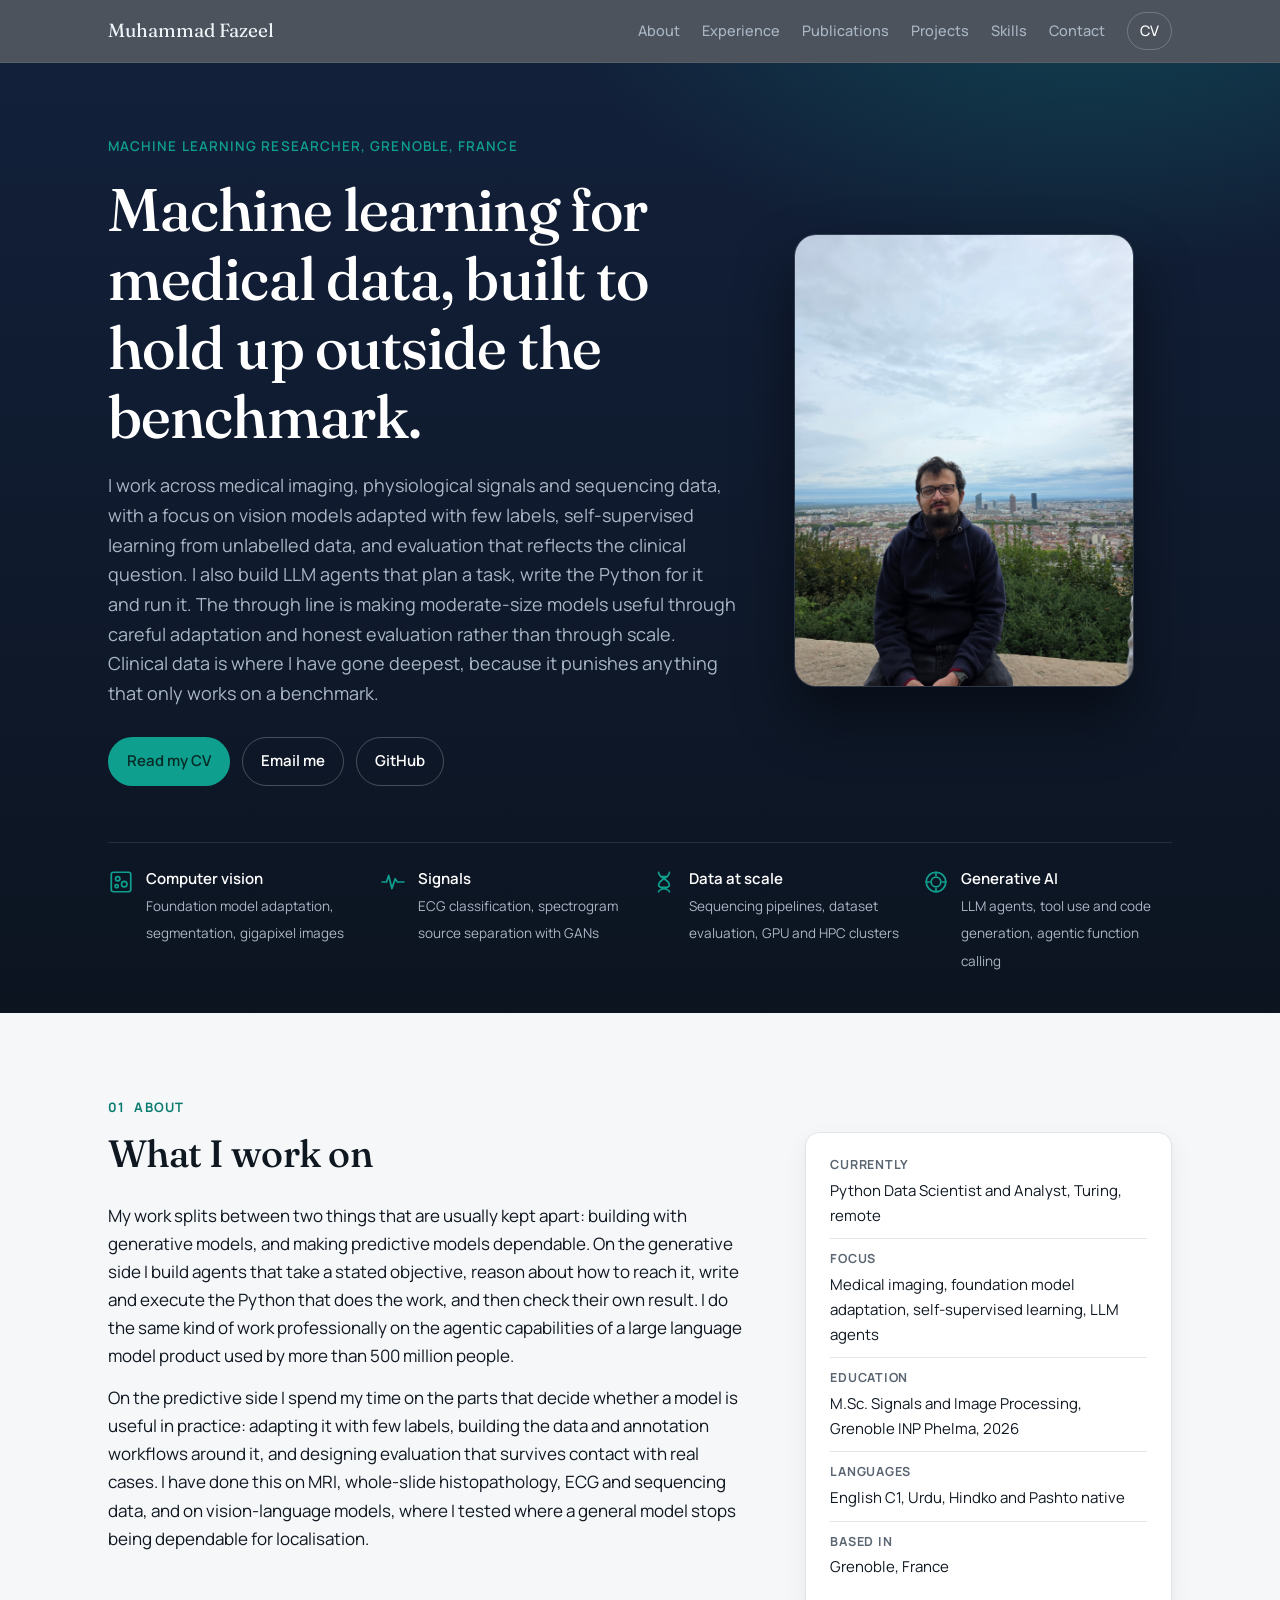
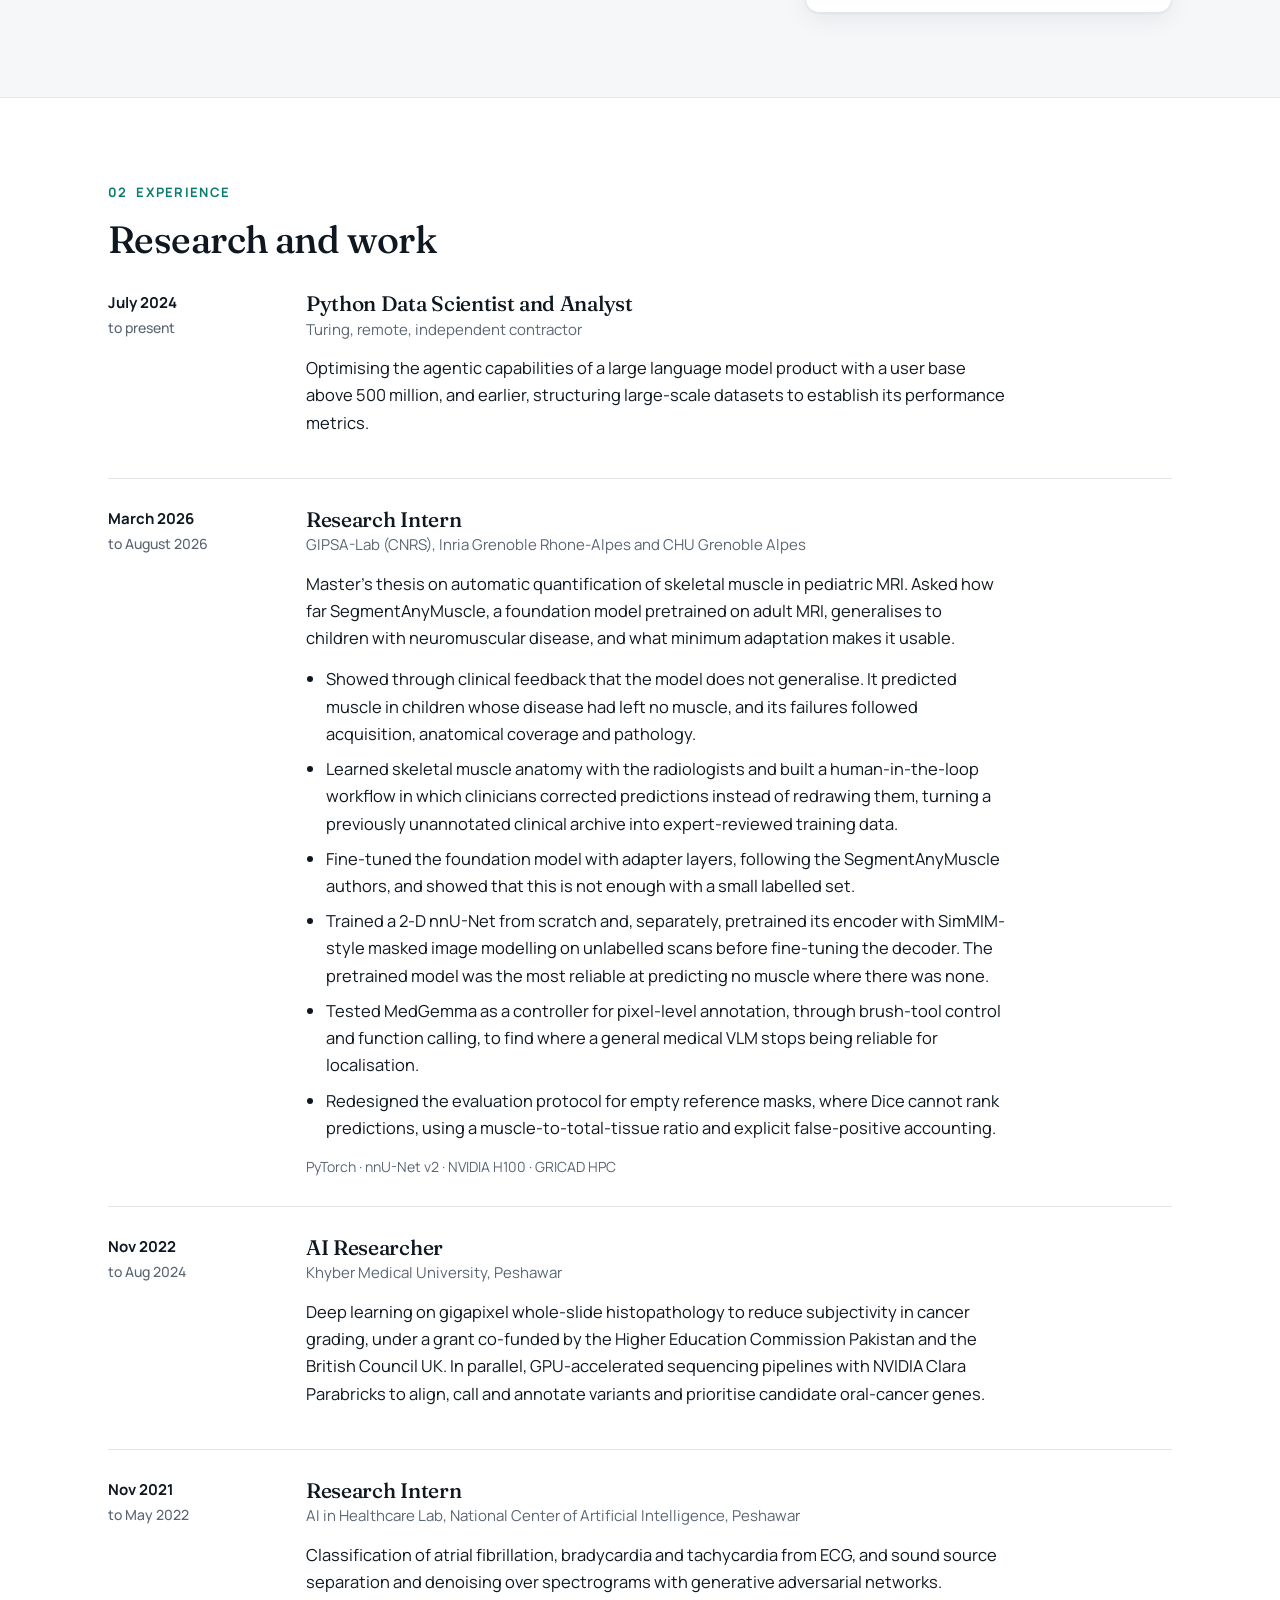
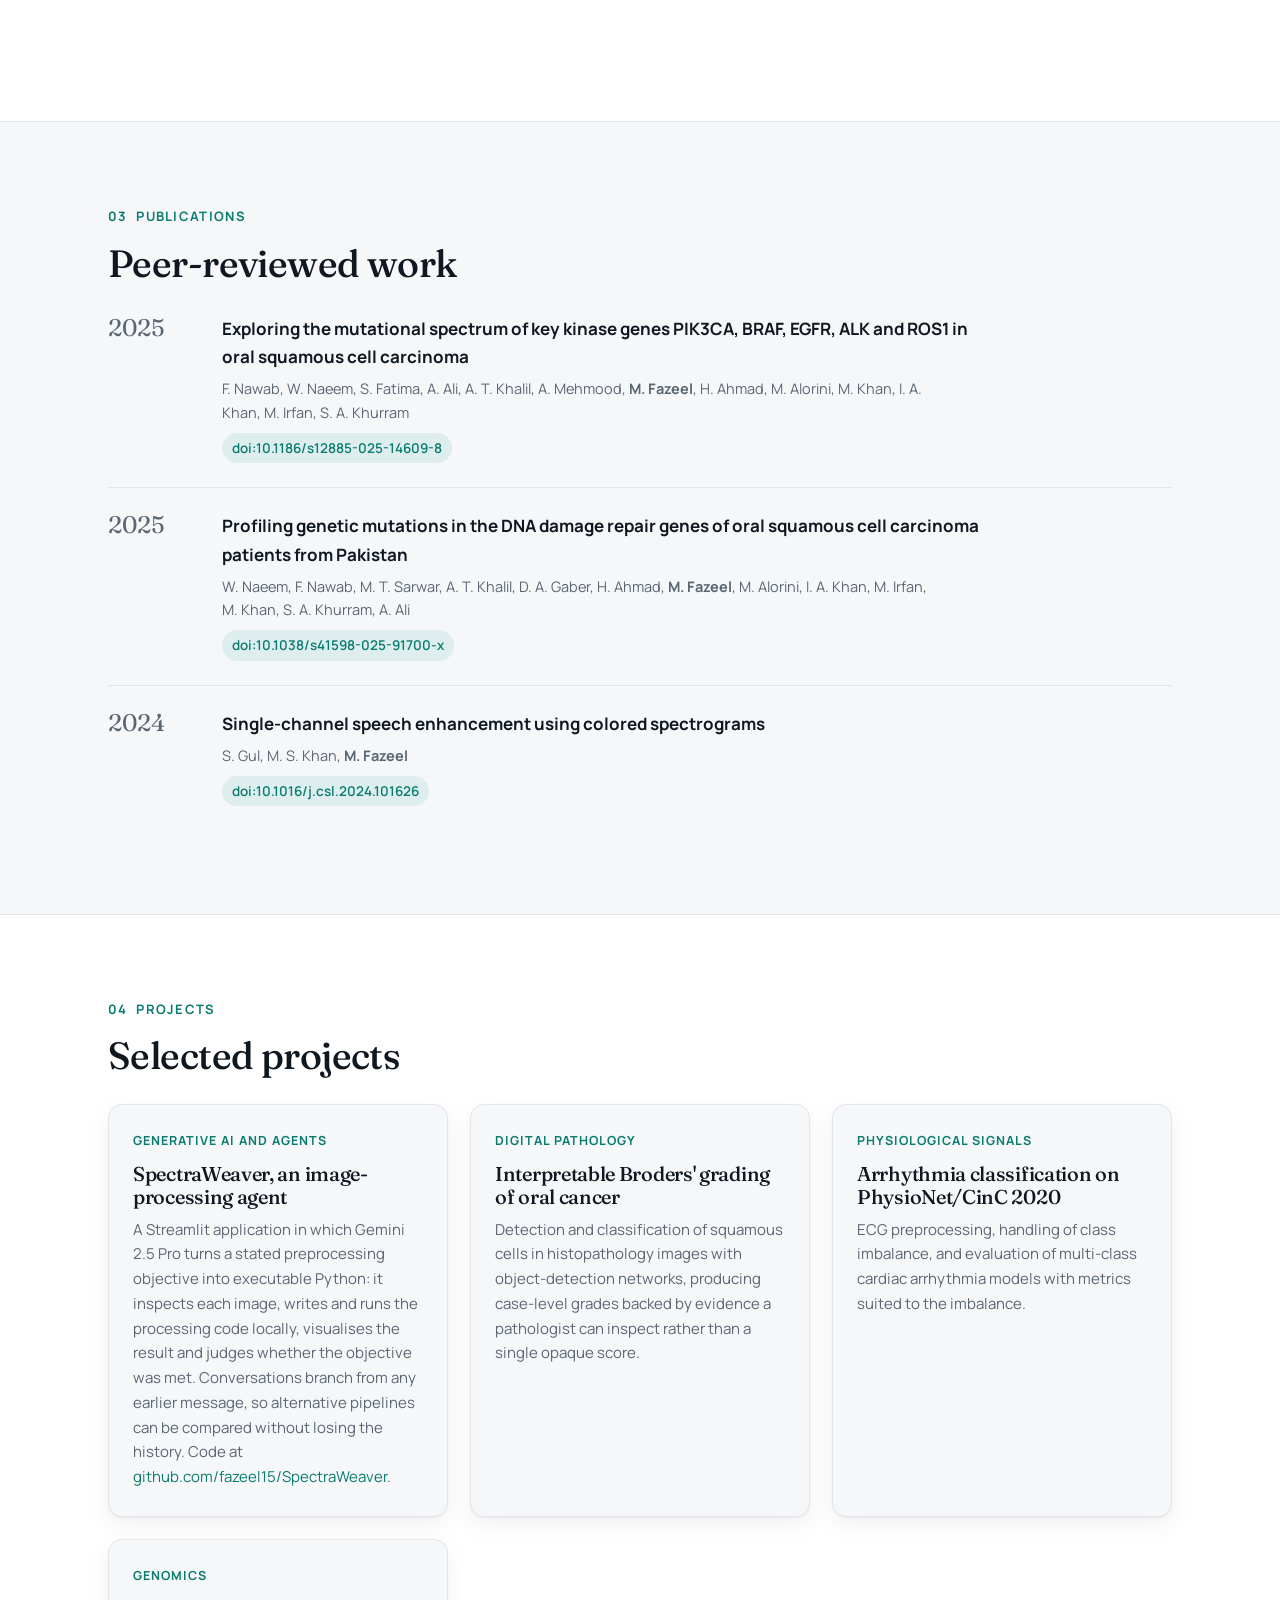
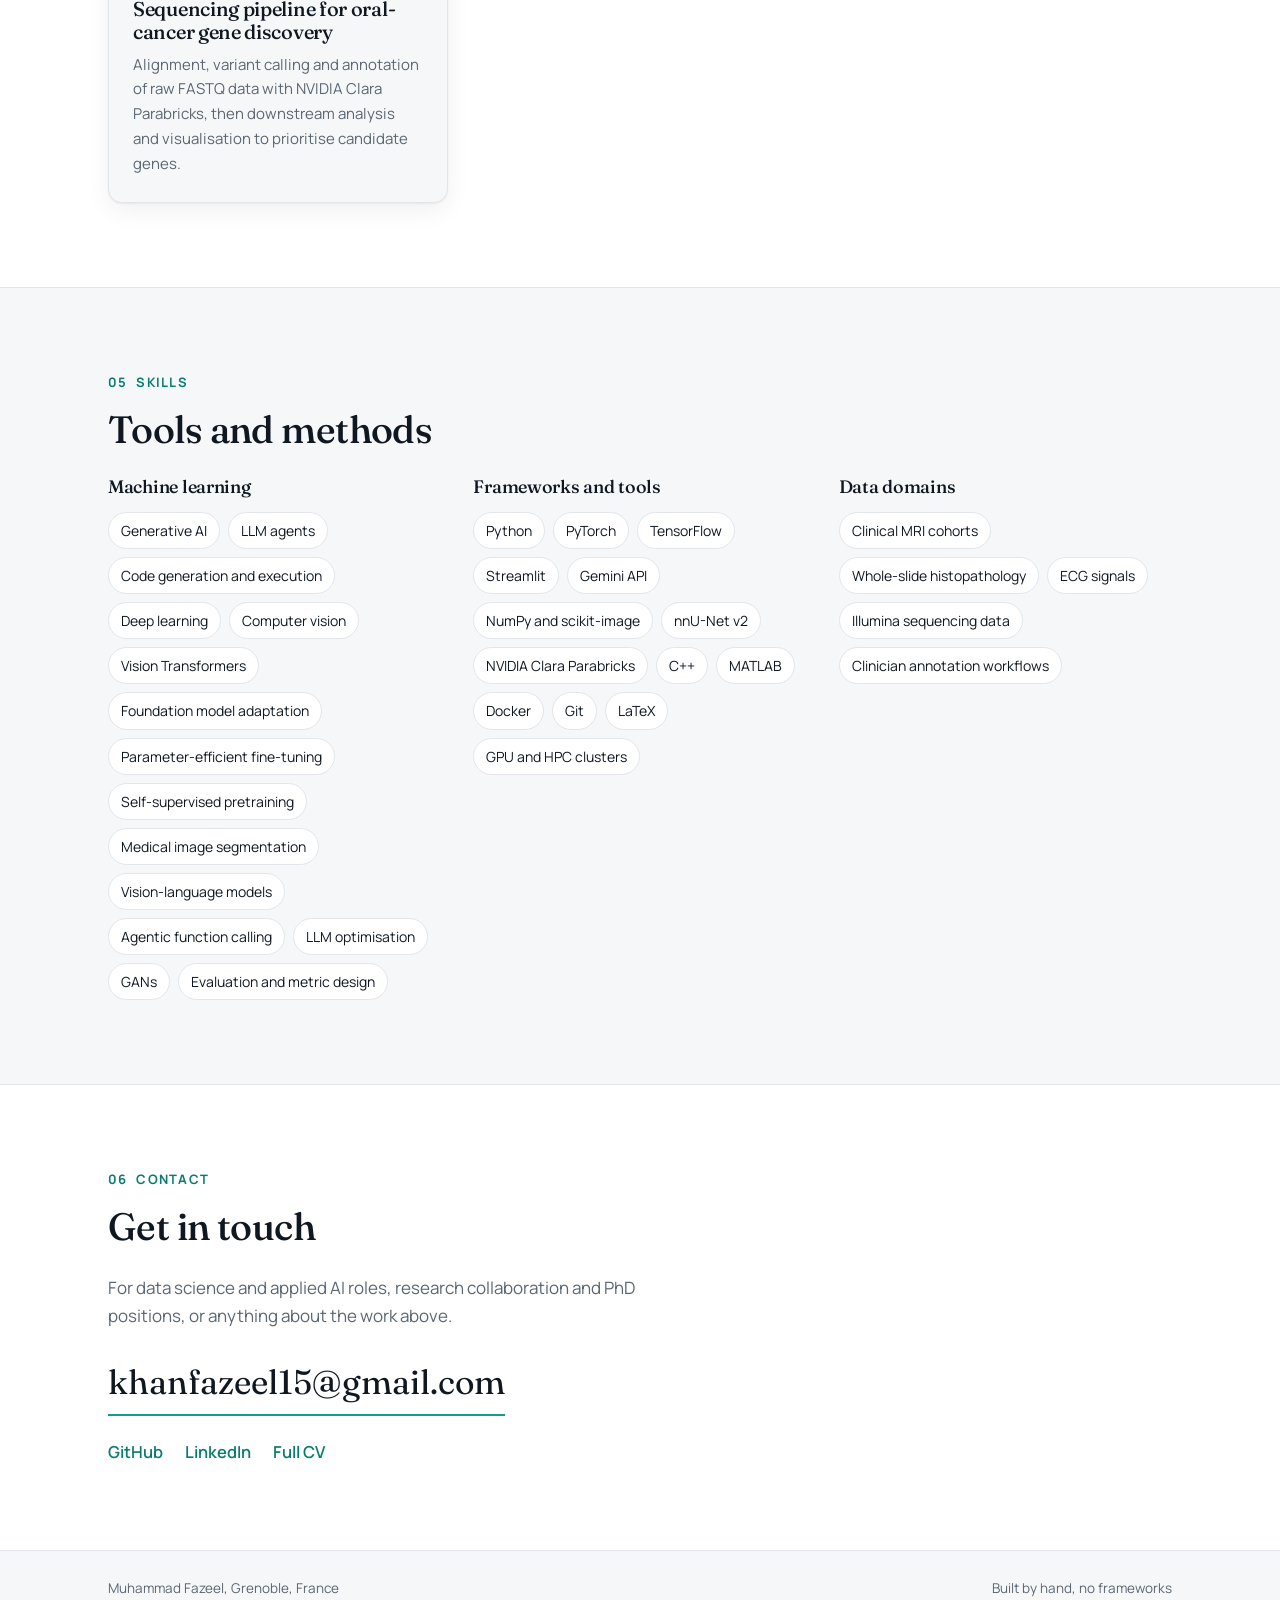
<file: index.html>
<!DOCTYPE html>
<html lang="en">
<head>
<meta charset="utf-8">
<meta name="viewport" content="width=device-width, initial-scale=1">
<title>Muhammad Fazeel</title>
<meta name="description" content="Muhammad Fazeel, machine learning researcher working on medical imaging, foundation model adaptation, self-supervised learning and LLM agents across images, signals and sequencing data.">
<meta property="og:title" content="Muhammad Fazeel">
<meta property="og:description" content="Machine learning for medical imaging and health data, plus LLM agents, signals and large-scale data.">
<meta property="og:image" content="https://fazeel15.github.io/profile.jpg">
<link rel="icon" href="data:image/svg+xml,<svg xmlns='http://www.w3.org/2000/svg' viewBox='0 0 32 32'><rect width='32' height='32' rx='7' fill='%230f9f8f'/><text x='16' y='22' font-family='system-ui' font-size='17' font-weight='700' fill='white' text-anchor='middle'>F</text></svg>">
<link rel="preconnect" href="https://fonts.googleapis.com">
<link rel="preconnect" href="https://fonts.gstatic.com" crossorigin>
<link href="https://fonts.googleapis.com/css2?family=Fraunces:opsz,wght@9..144,400;9..144,500;9..144,600&family=Manrope:wght@400;500;600;700&display=swap" rel="stylesheet">
<link rel="stylesheet" href="style.css">
</head>
<body>
<a class="skip" href="#about">Skip to content</a>

<header class="top">
  <div class="wrap top-inner">
    <a class="brand" href="#top">Muhammad Fazeel</a>
    <button class="menu-btn" aria-expanded="false" aria-controls="nav" aria-label="Menu">
      <span></span><span></span>
    </button>
    <nav id="nav" class="nav">
      <a href="#about">About</a>
      <a href="#experience">Experience</a>
      <a href="#publications">Publications</a>
      <a href="#projects">Projects</a>
      <a href="#skills">Skills</a>
      <a href="#contact">Contact</a>
      <a class="nav-cv" href="cv.html">CV</a>
    </nav>
  </div>
</header>

<section class="hero" id="top">
  <div class="wrap hero-grid">
    <div class="hero-text">
      <p class="eyebrow">Machine learning researcher, Grenoble, France</p>
      <h1>Machine learning for medical data, built to hold up outside the benchmark.</h1>
      <p class="hero-p">I work across medical imaging, physiological signals and sequencing data, with a focus on vision models adapted with few labels, self-supervised learning from unlabelled data, and evaluation that reflects the clinical question. I also build LLM agents that plan a task, write the Python for it and run it. The through line is making moderate-size models useful through careful adaptation and honest evaluation rather than through scale. Clinical data is where I have gone deepest, because it punishes anything that only works on a benchmark.</p>
      <div class="actions">
        <a class="btn btn-primary" href="cv.html">Read my CV</a>
        <a class="btn btn-ghost" href="mailto:khanfazeel15@gmail.com">Email me</a>
        <a class="btn btn-ghost" href="https://github.com/fazeel15">GitHub</a>
      </div>
    </div>
    <figure class="hero-photo">
      <img src="profile.jpg" alt="Muhammad Fazeel" width="800" height="1000">
    </figure>
  </div>

  <div class="wrap">
    <ul class="modalities">
      <li>
        <svg viewBox="0 0 24 24" aria-hidden="true"><rect x="3" y="3" width="18" height="18" rx="2"/><circle cx="9" cy="9" r="2"/><circle cx="15" cy="14" r="2.5"/><circle cx="8" cy="16" r="1.5"/></svg>
        <div><b>Computer vision</b><span>Foundation model adaptation, segmentation, gigapixel images</span></div>
      </li>
      <li>
        <svg viewBox="0 0 24 24" aria-hidden="true"><path d="M2 12h4l2-6 3 12 3-9 2 3h6"/></svg>
        <div><b>Signals</b><span>ECG classification, spectrogram source separation with GANs</span></div>
      </li>
      <li>
        <svg viewBox="0 0 24 24" aria-hidden="true"><path d="M7 3c0 6 10 6 10 12M17 3c0 6-10 6-10 12M7 21c0-3 10-3 10-6M17 21c0-3-10-3-10-6M9 7h6M9 17h6"/></svg>
        <div><b>Data at scale</b><span>Sequencing pipelines, dataset evaluation, GPU and HPC clusters</span></div>
      </li>
      <li>
        <svg viewBox="0 0 24 24" aria-hidden="true"><circle cx="12" cy="12" r="9"/><circle cx="12" cy="12" r="4.5"/><path d="M12 3v3M12 18v3M3 12h3M18 12h3"/></svg>
        <div><b>Generative AI</b><span>LLM agents, tool use and code generation, agentic function calling</span></div>
      </li>
    </ul>
  </div>
</section>

<main>

  <section class="section" id="about">
    <div class="wrap">
      <p class="label">01 &nbsp;About</p>
      <div class="two-col">
        <div class="prose">
          <h2>What I work on</h2>
          <p>My work splits between two things that are usually kept apart: building with generative models, and making predictive models dependable. On the generative side I build agents that take a stated objective, reason about how to reach it, write and execute the Python that does the work, and then check their own result. I do the same kind of work professionally on the agentic capabilities of a large language model product used by more than 500 million people.</p>
          <p>On the predictive side I spend my time on the parts that decide whether a model is useful in practice: adapting it with few labels, building the data and annotation workflows around it, and designing evaluation that survives contact with real cases. I have done this on MRI, whole-slide histopathology, ECG and sequencing data, and on vision-language models, where I tested where a general model stops being dependable for localisation.</p>
        </div>
        <aside class="facts">
          <dl>
            <div><dt>Currently</dt><dd>Python Data Scientist and Analyst, Turing, remote</dd></div>
            <div><dt>Focus</dt><dd>Medical imaging, foundation model adaptation, self-supervised learning, LLM agents</dd></div>
            <div><dt>Education</dt><dd>M.Sc. Signals and Image Processing, Grenoble INP Phelma, 2026</dd></div>
            <div><dt>Languages</dt><dd>English C1, Urdu, Hindko and Pashto native</dd></div>
            <div><dt>Based in</dt><dd>Grenoble, France</dd></div>
          </dl>
        </aside>
      </div>
    </div>
  </section>

  <section class="section alt" id="experience">
    <div class="wrap">
      <p class="label">02 &nbsp;Experience</p>
      <h2>Research and work</h2>

      <ol class="timeline">
        <li>
          <div class="tl-when">July 2024 <span>to present</span></div>
          <div class="tl-body">
            <h3>Python Data Scientist and Analyst</h3>
            <p class="tl-where">Turing, remote, independent contractor</p>
            <p>Optimising the agentic capabilities of a large language model product with a user base above 500 million, and earlier, structuring large-scale datasets to establish its performance metrics.</p>
          </div>
        </li>

        <li>
          <div class="tl-when">March 2026 <span>to August 2026</span></div>
          <div class="tl-body">
            <h3>Research Intern</h3>
            <p class="tl-where">GIPSA-Lab (CNRS), Inria Grenoble Rhone-Alpes and CHU Grenoble Alpes</p>
            <p>Master's thesis on automatic quantification of skeletal muscle in pediatric MRI. Asked how far SegmentAnyMuscle, a foundation model pretrained on adult MRI, generalises to children with neuromuscular disease, and what minimum adaptation makes it usable.</p>
            <ul>
              <li>Showed through clinical feedback that the model does not generalise. It predicted muscle in children whose disease had left no muscle, and its failures followed acquisition, anatomical coverage and pathology.</li>
              <li>Learned skeletal muscle anatomy with the radiologists and built a human-in-the-loop workflow in which clinicians corrected predictions instead of redrawing them, turning a previously unannotated clinical archive into expert-reviewed training data.</li>
              <li>Fine-tuned the foundation model with adapter layers, following the SegmentAnyMuscle authors, and showed that this is not enough with a small labelled set.</li>
              <li>Trained a 2-D nnU-Net from scratch and, separately, pretrained its encoder with SimMIM-style masked image modelling on unlabelled scans before fine-tuning the decoder. The pretrained model was the most reliable at predicting no muscle where there was none.</li>
              <li>Tested MedGemma as a controller for pixel-level annotation, through brush-tool control and function calling, to find where a general medical VLM stops being reliable for localisation.</li>
              <li>Redesigned the evaluation protocol for empty reference masks, where Dice cannot rank predictions, using a muscle-to-total-tissue ratio and explicit false-positive accounting.</li>
            </ul>
            <p class="tl-tags">PyTorch · nnU-Net v2 · NVIDIA H100 · GRICAD HPC</p>
          </div>
        </li>

        <li>
          <div class="tl-when">Nov 2022 <span>to Aug 2024</span></div>
          <div class="tl-body">
            <h3>AI Researcher</h3>
            <p class="tl-where">Khyber Medical University, Peshawar</p>
            <p>Deep learning on gigapixel whole-slide histopathology to reduce subjectivity in cancer grading, under a grant co-funded by the Higher Education Commission Pakistan and the British Council UK. In parallel, GPU-accelerated sequencing pipelines with NVIDIA Clara Parabricks to align, call and annotate variants and prioritise candidate oral-cancer genes.</p>
          </div>
        </li>

        <li>
          <div class="tl-when">Nov 2021 <span>to May 2022</span></div>
          <div class="tl-body">
            <h3>Research Intern</h3>
            <p class="tl-where">AI in Healthcare Lab, National Center of Artificial Intelligence, Peshawar</p>
            <p>Classification of atrial fibrillation, bradycardia and tachycardia from ECG, and sound source separation and denoising over spectrograms with generative adversarial networks.</p>
          </div>
        </li>
      </ol>
    </div>
  </section>

  <section class="section" id="publications">
    <div class="wrap">
      <p class="label">03 &nbsp;Publications</p>
      <h2>Peer-reviewed work</h2>
      <ol class="pubs">
        <li>
          <span class="pub-year">2025</span>
          <div>
            <p class="pub-title">Exploring the mutational spectrum of key kinase genes PIK3CA, BRAF, EGFR, ALK and ROS1 in oral squamous cell carcinoma</p>
            <p class="pub-meta">F. Nawab, W. Naeem, S. Fatima, A. Ali, A. T. Khalil, A. Mehmood, <b>M. Fazeel</b>, H. Ahmad, M. Alorini, M. Khan, I. A. Khan, M. Irfan, S. A. Khurram</p>
            <a class="doi" href="https://doi.org/10.1186/s12885-025-14609-8">doi:10.1186/s12885-025-14609-8</a>
          </div>
        </li>
        <li>
          <span class="pub-year">2025</span>
          <div>
            <p class="pub-title">Profiling genetic mutations in the DNA damage repair genes of oral squamous cell carcinoma patients from Pakistan</p>
            <p class="pub-meta">W. Naeem, F. Nawab, M. T. Sarwar, A. T. Khalil, D. A. Gaber, H. Ahmad, <b>M. Fazeel</b>, M. Alorini, I. A. Khan, M. Irfan, M. Khan, S. A. Khurram, A. Ali</p>
            <a class="doi" href="https://doi.org/10.1038/s41598-025-91700-x">doi:10.1038/s41598-025-91700-x</a>
          </div>
        </li>
        <li>
          <span class="pub-year">2024</span>
          <div>
            <p class="pub-title">Single-channel speech enhancement using colored spectrograms</p>
            <p class="pub-meta">S. Gul, M. S. Khan, <b>M. Fazeel</b></p>
            <a class="doi" href="https://doi.org/10.1016/j.csl.2024.101626">doi:10.1016/j.csl.2024.101626</a>
          </div>
        </li>
      </ol>
    </div>
  </section>

  <section class="section alt" id="projects">
    <div class="wrap">
      <p class="label">04 &nbsp;Projects</p>
      <h2>Selected projects</h2>
      <div class="cards">
        <article class="card">
          <p class="card-kicker">Generative AI and agents</p>
          <h3>SpectraWeaver, an image-processing agent</h3>
          <p>A Streamlit application in which Gemini 2.5 Pro turns a stated preprocessing objective into executable Python: it inspects each image, writes and runs the processing code locally, visualises the result and judges whether the objective was met. Conversations branch from any earlier message, so alternative pipelines can be compared without losing the history. Code at <a href="https://github.com/fazeel15/SpectraWeaver">github.com/fazeel15/SpectraWeaver</a>.</p>
        </article>
        <article class="card">
          <p class="card-kicker">Digital pathology</p>
          <h3>Interpretable Broders' grading of oral cancer</h3>
          <p>Detection and classification of squamous cells in histopathology images with object-detection networks, producing case-level grades backed by evidence a pathologist can inspect rather than a single opaque score.</p>
        </article>
        <article class="card">
          <p class="card-kicker">Physiological signals</p>
          <h3>Arrhythmia classification on PhysioNet/CinC 2020</h3>
          <p>ECG preprocessing, handling of class imbalance, and evaluation of multi-class cardiac arrhythmia models with metrics suited to the imbalance.</p>
        </article>
        <article class="card">
          <p class="card-kicker">Genomics</p>
          <h3>Sequencing pipeline for oral-cancer gene discovery</h3>
          <p>Alignment, variant calling and annotation of raw FASTQ data with NVIDIA Clara Parabricks, then downstream analysis and visualisation to prioritise candidate genes.</p>
        </article>
      </div>
    </div>
  </section>

  <section class="section" id="skills">
    <div class="wrap">
      <p class="label">05 &nbsp;Skills</p>
      <h2>Tools and methods</h2>
      <div class="skill-groups">
        <div>
          <h3>Machine learning</h3>
          <ul class="chips">
            <li>Generative AI</li><li>LLM agents</li><li>Code generation and execution</li><li>Deep learning</li><li>Computer vision</li><li>Vision Transformers</li><li>Foundation model adaptation</li><li>Parameter-efficient fine-tuning</li><li>Self-supervised pretraining</li><li>Medical image segmentation</li><li>Vision-language models</li><li>Agentic function calling</li><li>LLM optimisation</li><li>GANs</li><li>Evaluation and metric design</li>
          </ul>
        </div>
        <div>
          <h3>Frameworks and tools</h3>
          <ul class="chips">
            <li>Python</li><li>PyTorch</li><li>TensorFlow</li><li>Streamlit</li><li>Gemini API</li><li>NumPy and scikit-image</li><li>nnU-Net v2</li><li>NVIDIA Clara Parabricks</li><li>C++</li><li>MATLAB</li><li>Docker</li><li>Git</li><li>LaTeX</li><li>GPU and HPC clusters</li>
          </ul>
        </div>
        <div>
          <h3>Data domains</h3>
          <ul class="chips">
            <li>Clinical MRI cohorts</li><li>Whole-slide histopathology</li><li>ECG signals</li><li>Illumina sequencing data</li><li>Clinician annotation workflows</li>
          </ul>
        </div>
      </div>
    </div>
  </section>

  <section class="section contact" id="contact">
    <div class="wrap">
      <p class="label">06 &nbsp;Contact</p>
      <h2>Get in touch</h2>
      <p class="contact-p">For data science and applied AI roles, research collaboration and PhD positions, or anything about the work above.</p>
      <a class="contact-mail" href="mailto:khanfazeel15@gmail.com">khanfazeel15@gmail.com</a>
      <ul class="contact-links">
        <li><a href="https://github.com/fazeel15">GitHub</a></li>
        <li><a href="https://www.linkedin.com/in/muhammad-fazeel">LinkedIn</a></li>
        <li><a href="cv.html">Full CV</a></li>
      </ul>
    </div>
  </section>

</main>

<footer class="foot">
  <div class="wrap foot-inner">
    <span>Muhammad Fazeel, Grenoble, France</span>
    <span>Built by hand, no frameworks</span>
  </div>
</footer>

<script src="script.js"></script>
</body>
</html>
</file>
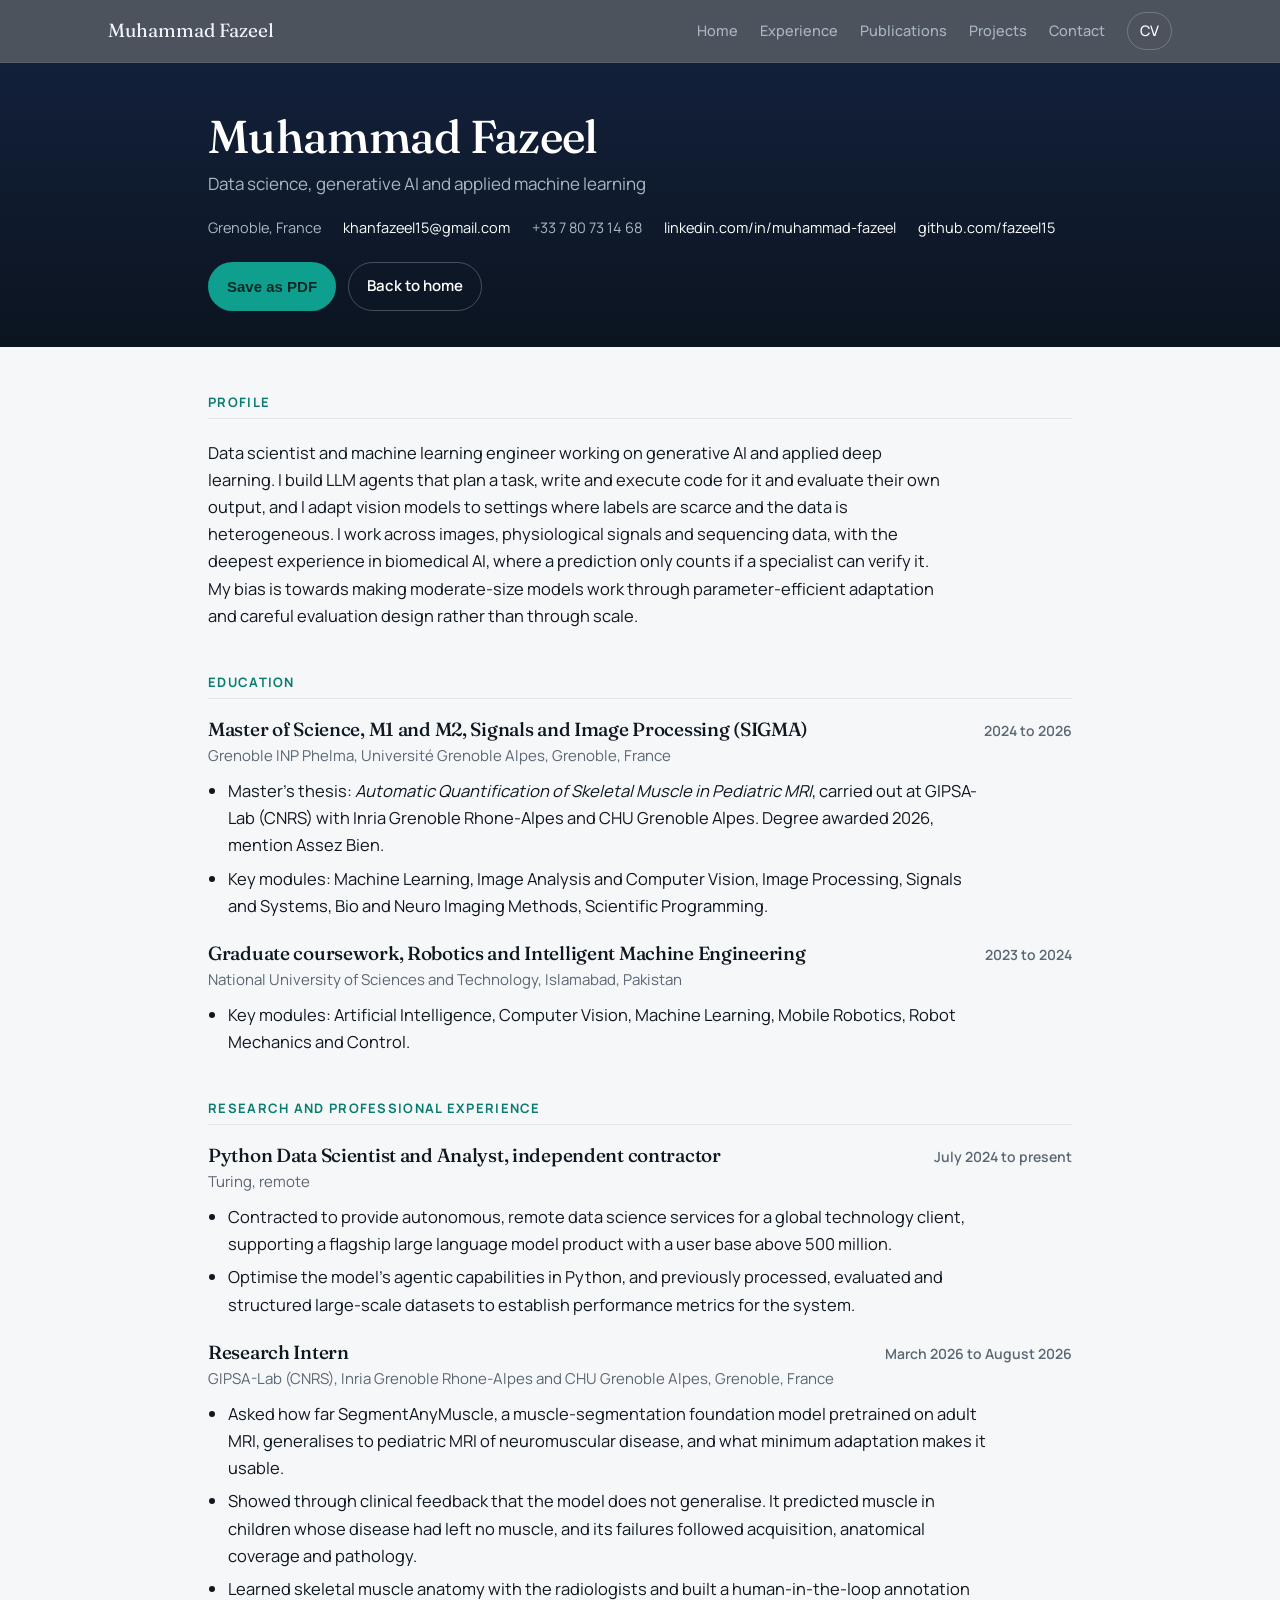
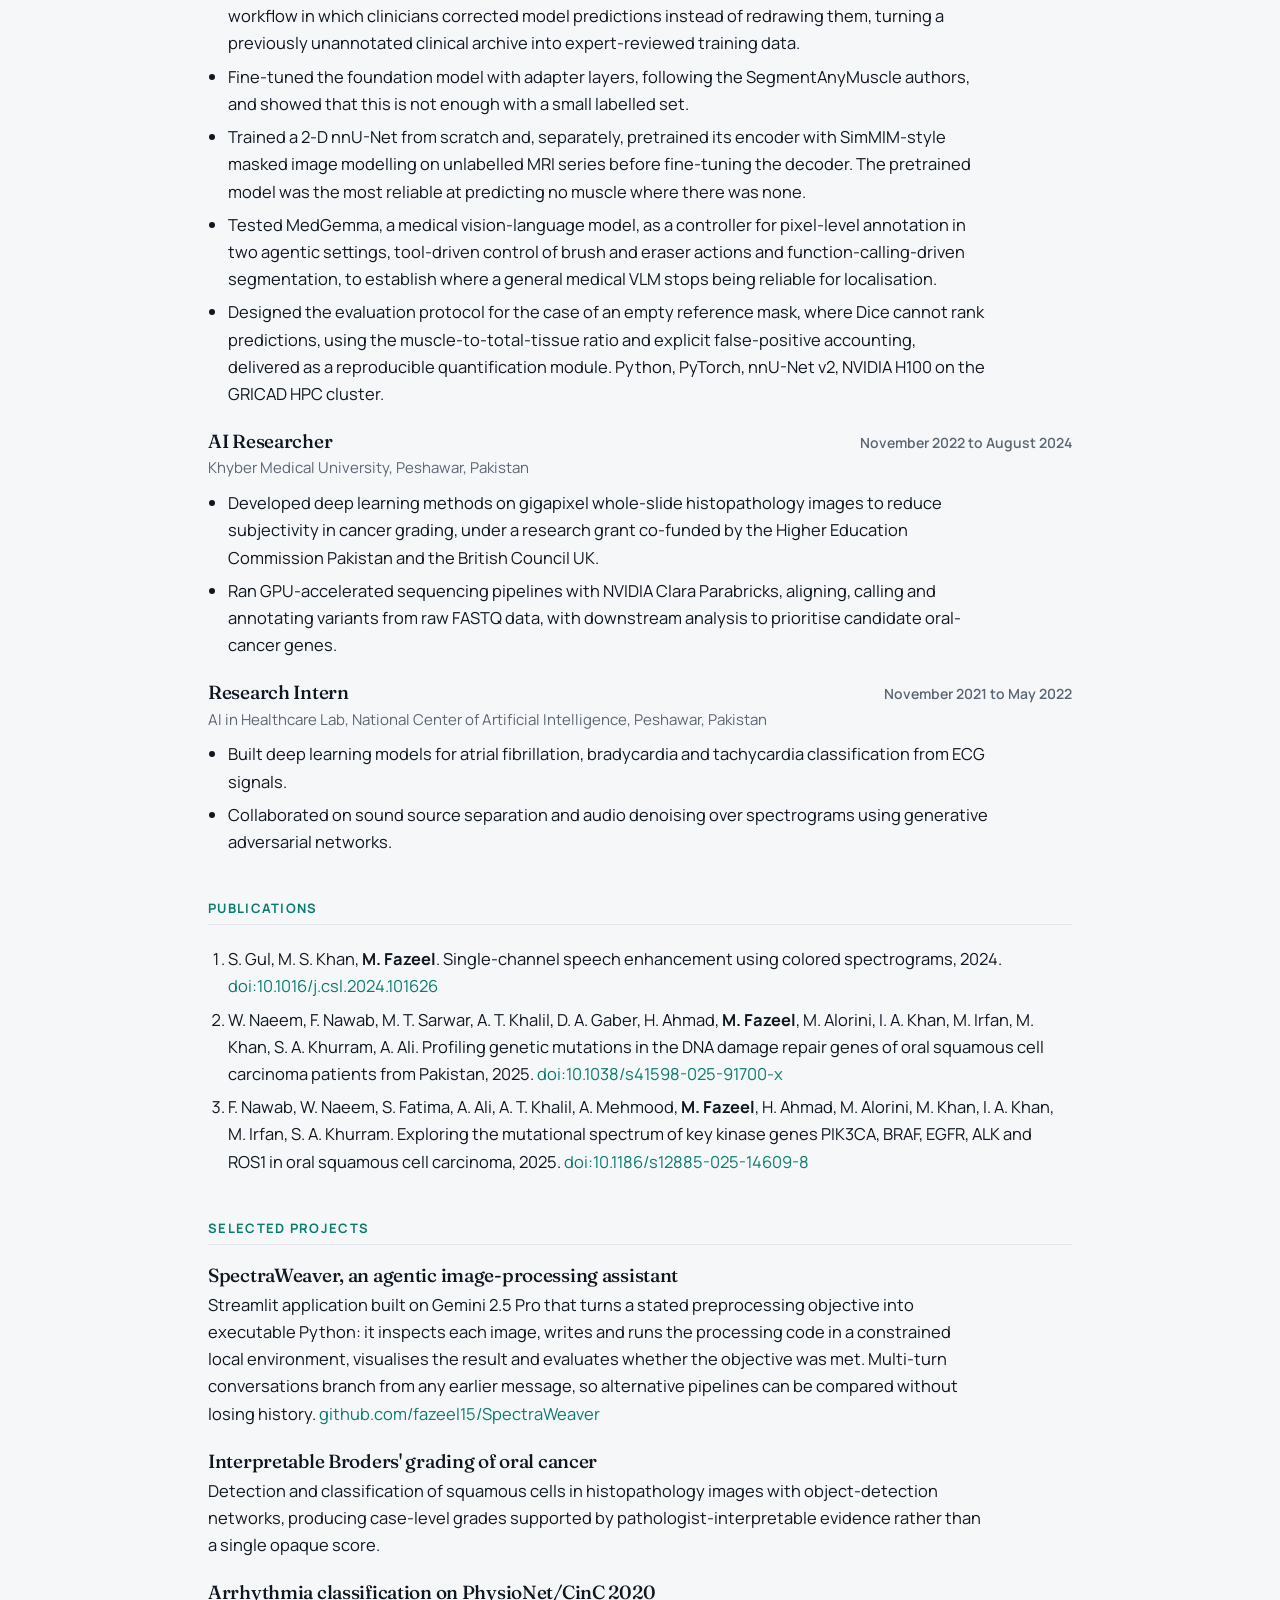
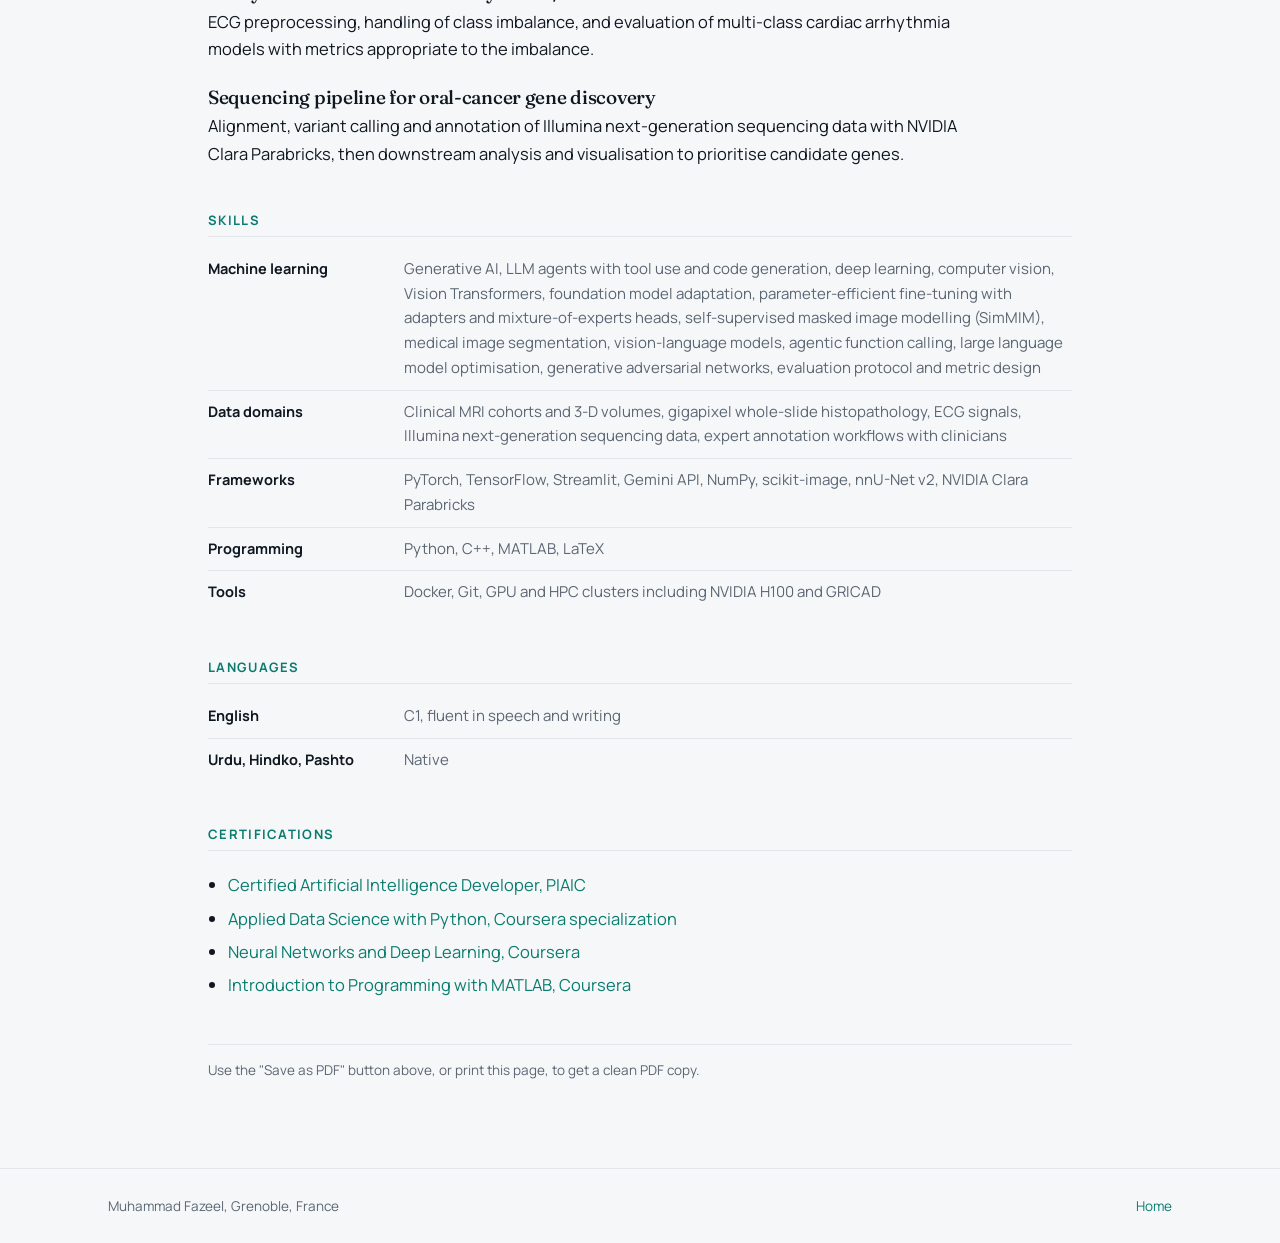
<file: cv.html>
<!DOCTYPE html>
<html lang="en">
<head>
<meta charset="utf-8">
<meta name="viewport" content="width=device-width, initial-scale=1">
<title>Muhammad Fazeel, CV</title>
<meta name="description" content="Curriculum vitae of Muhammad Fazeel: data science, generative AI and LLM agents, computer vision, signals and genomics.">
<link rel="icon" href="data:image/svg+xml,<svg xmlns='http://www.w3.org/2000/svg' viewBox='0 0 32 32'><rect width='32' height='32' rx='7' fill='%230f9f8f'/><text x='16' y='22' font-family='system-ui' font-size='17' font-weight='700' fill='white' text-anchor='middle'>F</text></svg>">
<link rel="preconnect" href="https://fonts.googleapis.com">
<link rel="preconnect" href="https://fonts.gstatic.com" crossorigin>
<link href="https://fonts.googleapis.com/css2?family=Fraunces:opsz,wght@9..144,400;9..144,500;9..144,600&family=Manrope:wght@400;500;600;700&display=swap" rel="stylesheet">
<link rel="stylesheet" href="style.css">
</head>
<body>
<a class="skip" href="#cv">Skip to content</a>

<header class="top">
  <div class="wrap top-inner">
    <a class="brand" href="index.html">Muhammad Fazeel</a>
    <button class="menu-btn" aria-expanded="false" aria-controls="nav" aria-label="Menu">
      <span></span><span></span>
    </button>
    <nav id="nav" class="nav">
      <a href="index.html">Home</a>
      <a href="index.html#experience">Experience</a>
      <a href="index.html#publications">Publications</a>
      <a href="index.html#projects">Projects</a>
      <a href="index.html#contact">Contact</a>
      <a class="nav-cv active" href="cv.html">CV</a>
    </nav>
  </div>
</header>

<section class="cv-hero">
  <div class="wrap">
    <h1>Muhammad Fazeel</h1>
    <p class="role">Data science, generative AI and applied machine learning</p>
    <ul class="cv-contact">
      <li>Grenoble, France</li>
      <li><a href="mailto:khanfazeel15@gmail.com">khanfazeel15@gmail.com</a></li>
      <li>+33 7 80 73 14 68</li>
      <li><a href="https://www.linkedin.com/in/muhammad-fazeel">linkedin.com/in/muhammad-fazeel</a></li>
      <li><a href="https://github.com/fazeel15">github.com/fazeel15</a></li>
    </ul>
    <div class="cv-actions">
      <button class="btn btn-primary" onclick="window.print()">Save as PDF</button>
      <a class="btn btn-ghost" href="index.html">Back to home</a>
    </div>
  </div>
</section>

<main id="cv" class="cv-main">
  <div class="wrap">

    <section class="cv-section">
      <h2>Profile</h2>
      <p>Data scientist and machine learning engineer working on generative AI and applied deep learning. I build LLM agents that plan a task, write and execute code for it and evaluate their own output, and I adapt vision models to settings where labels are scarce and the data is heterogeneous. I work across images, physiological signals and sequencing data, with the deepest experience in biomedical AI, where a prediction only counts if a specialist can verify it. My bias is towards making moderate-size models work through parameter-efficient adaptation and careful evaluation design rather than through scale.</p>
    </section>

    <section class="cv-section">
      <h2>Education</h2>
      <article class="cv-entry">
        <div class="cv-entry-head">
          <h3>Master of Science, M1 and M2, Signals and Image Processing (SIGMA)</h3>
          <p class="when">2024 to 2026</p>
        </div>
        <p class="where">Grenoble INP Phelma, Université Grenoble Alpes, Grenoble, France</p>
        <ul>
          <li>Master's thesis: <i>Automatic Quantification of Skeletal Muscle in Pediatric MRI</i>, carried out at GIPSA-Lab (CNRS) with Inria Grenoble Rhone-Alpes and CHU Grenoble Alpes. Degree awarded 2026, mention Assez Bien.</li>
          <li>Key modules: Machine Learning, Image Analysis and Computer Vision, Image Processing, Signals and Systems, Bio and Neuro Imaging Methods, Scientific Programming.</li>
        </ul>
      </article>
      <article class="cv-entry">
        <div class="cv-entry-head">
          <h3>Graduate coursework, Robotics and Intelligent Machine Engineering</h3>
          <p class="when">2023 to 2024</p>
        </div>
        <p class="where">National University of Sciences and Technology, Islamabad, Pakistan</p>
        <ul>
          <li>Key modules: Artificial Intelligence, Computer Vision, Machine Learning, Mobile Robotics, Robot Mechanics and Control.</li>
        </ul>
      </article>
    </section>

    <section class="cv-section">
      <h2>Research and professional experience</h2>

      <article class="cv-entry">
        <div class="cv-entry-head">
          <h3>Python Data Scientist and Analyst, independent contractor</h3>
          <p class="when">July 2024 to present</p>
        </div>
        <p class="where">Turing, remote</p>
        <ul>
          <li>Contracted to provide autonomous, remote data science services for a global technology client, supporting a flagship large language model product with a user base above 500 million.</li>
          <li>Optimise the model's agentic capabilities in Python, and previously processed, evaluated and structured large-scale datasets to establish performance metrics for the system.</li>
        </ul>
      </article>

      <article class="cv-entry">
        <div class="cv-entry-head">
          <h3>Research Intern</h3>
          <p class="when">March 2026 to August 2026</p>
        </div>
        <p class="where">GIPSA-Lab (CNRS), Inria Grenoble Rhone-Alpes and CHU Grenoble Alpes, Grenoble, France</p>
        <ul>
          <li>Asked how far SegmentAnyMuscle, a muscle-segmentation foundation model pretrained on adult MRI, generalises to pediatric MRI of neuromuscular disease, and what minimum adaptation makes it usable.</li>
          <li>Showed through clinical feedback that the model does not generalise. It predicted muscle in children whose disease had left no muscle, and its failures followed acquisition, anatomical coverage and pathology.</li>
          <li>Learned skeletal muscle anatomy with the radiologists and built a human-in-the-loop annotation workflow in which clinicians corrected model predictions instead of redrawing them, turning a previously unannotated clinical archive into expert-reviewed training data.</li>
          <li>Fine-tuned the foundation model with adapter layers, following the SegmentAnyMuscle authors, and showed that this is not enough with a small labelled set.</li>
          <li>Trained a 2-D nnU-Net from scratch and, separately, pretrained its encoder with SimMIM-style masked image modelling on unlabelled MRI series before fine-tuning the decoder. The pretrained model was the most reliable at predicting no muscle where there was none.</li>
          <li>Tested MedGemma, a medical vision-language model, as a controller for pixel-level annotation in two agentic settings, tool-driven control of brush and eraser actions and function-calling-driven segmentation, to establish where a general medical VLM stops being reliable for localisation.</li>
          <li>Designed the evaluation protocol for the case of an empty reference mask, where Dice cannot rank predictions, using the muscle-to-total-tissue ratio and explicit false-positive accounting, delivered as a reproducible quantification module. Python, PyTorch, nnU-Net v2, NVIDIA H100 on the GRICAD HPC cluster.</li>
        </ul>
      </article>

      <article class="cv-entry">
        <div class="cv-entry-head">
          <h3>AI Researcher</h3>
          <p class="when">November 2022 to August 2024</p>
        </div>
        <p class="where">Khyber Medical University, Peshawar, Pakistan</p>
        <ul>
          <li>Developed deep learning methods on gigapixel whole-slide histopathology images to reduce subjectivity in cancer grading, under a research grant co-funded by the Higher Education Commission Pakistan and the British Council UK.</li>
          <li>Ran GPU-accelerated sequencing pipelines with NVIDIA Clara Parabricks, aligning, calling and annotating variants from raw FASTQ data, with downstream analysis to prioritise candidate oral-cancer genes.</li>
        </ul>
      </article>

      <article class="cv-entry">
        <div class="cv-entry-head">
          <h3>Research Intern</h3>
          <p class="when">November 2021 to May 2022</p>
        </div>
        <p class="where">AI in Healthcare Lab, National Center of Artificial Intelligence, Peshawar, Pakistan</p>
        <ul>
          <li>Built deep learning models for atrial fibrillation, bradycardia and tachycardia classification from ECG signals.</li>
          <li>Collaborated on sound source separation and audio denoising over spectrograms using generative adversarial networks.</li>
        </ul>
      </article>
    </section>

    <section class="cv-section">
      <h2>Publications</h2>
      <ol class="cv-list">
        <li>S. Gul, M. S. Khan, <b>M. Fazeel</b>. Single-channel speech enhancement using colored spectrograms, 2024. <a href="https://doi.org/10.1016/j.csl.2024.101626">doi:10.1016/j.csl.2024.101626</a></li>
        <li>W. Naeem, F. Nawab, M. T. Sarwar, A. T. Khalil, D. A. Gaber, H. Ahmad, <b>M. Fazeel</b>, M. Alorini, I. A. Khan, M. Irfan, M. Khan, S. A. Khurram, A. Ali. Profiling genetic mutations in the DNA damage repair genes of oral squamous cell carcinoma patients from Pakistan, 2025. <a href="https://doi.org/10.1038/s41598-025-91700-x">doi:10.1038/s41598-025-91700-x</a></li>
        <li>F. Nawab, W. Naeem, S. Fatima, A. Ali, A. T. Khalil, A. Mehmood, <b>M. Fazeel</b>, H. Ahmad, M. Alorini, M. Khan, I. A. Khan, M. Irfan, S. A. Khurram. Exploring the mutational spectrum of key kinase genes PIK3CA, BRAF, EGFR, ALK and ROS1 in oral squamous cell carcinoma, 2025. <a href="https://doi.org/10.1186/s12885-025-14609-8">doi:10.1186/s12885-025-14609-8</a></li>
      </ol>
    </section>

    <section class="cv-section">
      <h2>Selected projects</h2>
      <article class="cv-entry">
        <h3>SpectraWeaver, an agentic image-processing assistant</h3>
        <p>Streamlit application built on Gemini 2.5 Pro that turns a stated preprocessing objective into executable Python: it inspects each image, writes and runs the processing code in a constrained local environment, visualises the result and evaluates whether the objective was met. Multi-turn conversations branch from any earlier message, so alternative pipelines can be compared without losing history. <a href="https://github.com/fazeel15/SpectraWeaver">github.com/fazeel15/SpectraWeaver</a></p>
      </article>
      <article class="cv-entry">
        <h3>Interpretable Broders' grading of oral cancer</h3>
        <p>Detection and classification of squamous cells in histopathology images with object-detection networks, producing case-level grades supported by pathologist-interpretable evidence rather than a single opaque score.</p>
      </article>
      <article class="cv-entry">
        <h3>Arrhythmia classification on PhysioNet/CinC 2020</h3>
        <p>ECG preprocessing, handling of class imbalance, and evaluation of multi-class cardiac arrhythmia models with metrics appropriate to the imbalance.</p>
      </article>
      <article class="cv-entry">
        <h3>Sequencing pipeline for oral-cancer gene discovery</h3>
        <p>Alignment, variant calling and annotation of Illumina next-generation sequencing data with NVIDIA Clara Parabricks, then downstream analysis and visualisation to prioritise candidate genes.</p>
      </article>
    </section>

    <section class="cv-section">
      <h2>Skills</h2>
      <dl class="kv">
        <div><dt>Machine learning</dt><dd>Generative AI, LLM agents with tool use and code generation, deep learning, computer vision, Vision Transformers, foundation model adaptation, parameter-efficient fine-tuning with adapters and mixture-of-experts heads, self-supervised masked image modelling (SimMIM), medical image segmentation, vision-language models, agentic function calling, large language model optimisation, generative adversarial networks, evaluation protocol and metric design</dd></div>
        <div><dt>Data domains</dt><dd>Clinical MRI cohorts and 3-D volumes, gigapixel whole-slide histopathology, ECG signals, Illumina next-generation sequencing data, expert annotation workflows with clinicians</dd></div>
        <div><dt>Frameworks</dt><dd>PyTorch, TensorFlow, Streamlit, Gemini API, NumPy, scikit-image, nnU-Net v2, NVIDIA Clara Parabricks</dd></div>
        <div><dt>Programming</dt><dd>Python, C++, MATLAB, LaTeX</dd></div>
        <div><dt>Tools</dt><dd>Docker, Git, GPU and HPC clusters including NVIDIA H100 and GRICAD</dd></div>
      </dl>
    </section>

    <section class="cv-section">
      <h2>Languages</h2>
      <dl class="kv">
        <div><dt>English</dt><dd>C1, fluent in speech and writing</dd></div>
        <div><dt>Urdu, Hindko, Pashto</dt><dd>Native</dd></div>
      </dl>
    </section>

    <section class="cv-section">
      <h2>Certifications</h2>
      <ul class="cv-list">
        <li><a href="https://drive.google.com/file/d/1uKVddQS2QHGnjuutrPLWBvsilbhY2exj/view?usp=sharing">Certified Artificial Intelligence Developer, PIAIC</a></li>
        <li><a href="https://coursera.org/share/672b1a277585b5469590e25f7379c471">Applied Data Science with Python, Coursera specialization</a></li>
        <li><a href="https://www.coursera.org/account/accomplishments/records/X44F73EDNGP7">Neural Networks and Deep Learning, Coursera</a></li>
        <li><a href="https://coursera.org/share/9d9b2ce2d9c30c4c5b50902c488a4b8a">Introduction to Programming with MATLAB, Coursera</a></li>
      </ul>
    </section>

    <p class="print-hint">Use the "Save as PDF" button above, or print this page, to get a clean PDF copy.</p>

  </div>
</main>

<footer class="foot">
  <div class="wrap foot-inner">
    <span>Muhammad Fazeel, Grenoble, France</span>
    <span><a href="index.html">Home</a></span>
  </div>
</footer>

<script src="script.js"></script>
</body>
</html>
</file>
<file: style.css>
/* ------------------------------------------------------------
   Muhammad Fazeel, personal site
   Two pages share this file: index.html and cv.html
   ------------------------------------------------------------ */

:root {
  --bg: #f6f7f9;
  --bg-2: #ffffff;
  --ink: #0f1720;
  --muted: #5b6673;
  --line: #e2e6eb;
  --accent: #0f9f8f;
  --accent-ink: #0a7c6f;
  --accent-wash: rgba(15, 159, 143, 0.10);
  --hero-bg: #0c1420;
  --hero-bg-2: #12203a;
  --hero-ink: #eef3f7;
  --hero-muted: #a9b6c4;
  --shadow: 0 1px 2px rgba(15, 23, 32, 0.05), 0 8px 24px rgba(15, 23, 32, 0.06);
  --radius: 14px;
  --display: "Fraunces", "Iowan Old Style", Georgia, serif;
  --body: "Manrope", system-ui, -apple-system, "Segoe UI", sans-serif;
}

:root[data-theme="dark"] {
  --bg: #0b1016;
  --bg-2: #111821;
  --ink: #e7edf3;
  --muted: #98a6b3;
  --line: #1f2a35;
  --accent: #2fd4c0;
  --accent-ink: #5be3d2;
  --accent-wash: rgba(47, 212, 192, 0.12);
  --shadow: 0 1px 2px rgba(0, 0, 0, 0.4), 0 8px 24px rgba(0, 0, 0, 0.35);
}

@media (prefers-color-scheme: dark) {
  :root:not([data-theme="light"]) {
    --bg: #0b1016;
    --bg-2: #111821;
    --ink: #e7edf3;
    --muted: #98a6b3;
    --line: #1f2a35;
    --accent: #2fd4c0;
    --accent-ink: #5be3d2;
    --accent-wash: rgba(47, 212, 192, 0.12);
    --shadow: 0 1px 2px rgba(0, 0, 0, 0.4), 0 8px 24px rgba(0, 0, 0, 0.35);
  }
}

/* Base */

*, *::before, *::after { box-sizing: border-box; }
html { scroll-behavior: smooth; scroll-padding-top: 76px; }
@media (prefers-reduced-motion: reduce) { html { scroll-behavior: auto; } }

body {
  margin: 0;
  background: var(--bg);
  color: var(--ink);
  font-family: var(--body);
  font-size: 16.5px;
  line-height: 1.65;
  -webkit-font-smoothing: antialiased;
}

a { color: var(--accent-ink); text-decoration: none; }
a:hover { text-decoration: underline; text-underline-offset: 3px; }
:focus-visible { outline: 2px solid var(--accent); outline-offset: 3px; border-radius: 4px; }

h1, h2, h3 { font-family: var(--display); font-weight: 500; letter-spacing: -0.015em; line-height: 1.15; margin: 0; }
h2 { font-size: clamp(28px, 3.4vw, 38px); margin-bottom: 26px; }
h3 { font-size: 21px; }
p { margin: 0 0 14px; }

.wrap { max-width: 1120px; margin: 0 auto; padding: 0 28px; }

.skip { position: absolute; left: -9999px; }
.skip:focus { left: 12px; top: 12px; background: var(--bg-2); padding: 8px 12px; z-index: 50; }

/* Top bar */

.top {
  position: sticky;
  top: 0;
  z-index: 40;
  background: rgba(12, 20, 32, 0.72);
  backdrop-filter: saturate(160%) blur(12px);
  -webkit-backdrop-filter: saturate(160%) blur(12px);
  border-bottom: 1px solid rgba(255, 255, 255, 0.07);
  color: var(--hero-ink);
}
.top-inner { display: flex; align-items: center; justify-content: space-between; height: 62px; }
.brand { font-family: var(--display); font-size: 19px; color: var(--hero-ink); }
.brand:hover { text-decoration: none; color: #fff; }

.nav { display: flex; align-items: center; gap: 22px; }
.nav a { color: var(--hero-muted); font-size: 14.5px; font-weight: 500; }
.nav a:hover, .nav a.active { color: #fff; text-decoration: none; }
.nav-cv {
  padding: 6px 12px;
  border: 1px solid rgba(255, 255, 255, 0.22);
  border-radius: 999px;
  color: #fff !important;
}
.theme-btn {
  background: transparent;
  border: 1px solid rgba(255, 255, 255, 0.22);
  color: var(--hero-ink);
  width: 34px; height: 34px;
  border-radius: 50%;
  display: inline-flex; align-items: center; justify-content: center;
  cursor: pointer;
}
.theme-btn .moon { display: none; }
:root[data-theme="dark"] .theme-btn .sun { display: none; }
:root[data-theme="dark"] .theme-btn .moon { display: block; }
@media (prefers-color-scheme: dark) {
  :root:not([data-theme="light"]) .theme-btn .sun { display: none; }
  :root:not([data-theme="light"]) .theme-btn .moon { display: block; }
}

.menu-btn { display: none; }

/* Hero */

.hero {
  background:
    radial-gradient(900px 500px at 85% -10%, rgba(15, 159, 143, 0.28), transparent 60%),
    linear-gradient(180deg, var(--hero-bg-2), var(--hero-bg));
  color: var(--hero-ink);
  padding: 72px 0 40px;
}
.hero-grid {
  display: grid;
  grid-template-columns: minmax(0, 1.25fr) minmax(0, 0.75fr);
  gap: 56px;
  align-items: center;
}
.eyebrow {
  color: var(--accent);
  font-size: 13.5px;
  font-weight: 600;
  letter-spacing: 0.08em;
  text-transform: uppercase;
  margin-bottom: 18px;
}
.hero h1 {
  font-size: clamp(36px, 5vw, 60px);
  font-weight: 500;
  color: #fff;
  margin-bottom: 20px;
}
.hero-p { color: var(--hero-muted); font-size: 18px; max-width: 58ch; margin-bottom: 28px; }

.actions { display: flex; flex-wrap: wrap; gap: 12px; }
.btn {
  display: inline-flex; align-items: center;
  padding: 11px 18px;
  border-radius: 999px;
  font-weight: 600;
  font-size: 15px;
  border: 1px solid transparent;
}
.btn:hover { text-decoration: none; }
.btn-primary { background: var(--accent); color: #062b27; }
.btn-primary:hover { background: #1cc0ad; }
.btn-ghost { border-color: rgba(255, 255, 255, 0.24); color: #fff; }
.btn-ghost:hover { border-color: #fff; }

.hero-photo { margin: 0; justify-self: end; position: relative; }
.hero-photo img {
  display: block;
  width: min(100%, 340px);
  height: auto;
  border-radius: 22px;
  border: 1px solid rgba(255, 255, 255, 0.14);
  box-shadow: 0 30px 60px rgba(0, 0, 0, 0.45);
}
.hero-photo::before {
  content: "";
  position: absolute;
  inset: 14px -14px -14px 14px;
  border-radius: 22px;
  border: 1px solid rgba(15, 159, 143, 0.45);
  z-index: -1;
}

.modalities {
  list-style: none;
  margin: 56px 0 0;
  padding: 24px 0 0;
  border-top: 1px solid rgba(255, 255, 255, 0.10);
  display: grid;
  grid-template-columns: repeat(4, 1fr);
  gap: 22px;
}
.modalities li { display: flex; gap: 12px; align-items: flex-start; }
.modalities svg { width: 26px; height: 26px; flex: none; stroke: var(--accent); fill: none; stroke-width: 1.6; stroke-linecap: round; stroke-linejoin: round; margin-top: 2px; }
.modalities b { display: block; color: #fff; font-weight: 600; font-size: 15px; }
.modalities span { color: var(--hero-muted); font-size: 13.5px; line-height: 1.45; }

/* Sections */

.section { padding: 84px 0; }
.section.alt { background: var(--bg-2); border-top: 1px solid var(--line); border-bottom: 1px solid var(--line); }
.label {
  color: var(--accent-ink);
  font-size: 13px;
  font-weight: 700;
  letter-spacing: 0.1em;
  text-transform: uppercase;
  margin-bottom: 14px;
}

.two-col { display: grid; grid-template-columns: minmax(0, 1.4fr) minmax(0, 0.8fr); gap: 56px; align-items: start; }
.prose p { max-width: 64ch; font-size: 17px; }

.facts {
  background: var(--bg-2);
  border: 1px solid var(--line);
  border-radius: var(--radius);
  padding: 22px 24px;
  box-shadow: var(--shadow);
}
.facts dl { margin: 0; }
.facts div { padding: 10px 0; border-top: 1px solid var(--line); }
.facts div:first-child { border-top: 0; padding-top: 0; }
.facts dt { font-size: 12.5px; letter-spacing: 0.06em; text-transform: uppercase; color: var(--muted); font-weight: 700; }
.facts dd { margin: 3px 0 0; font-size: 15px; }

/* Timeline */

.timeline { list-style: none; margin: 0; padding: 0; }
.timeline > li {
  display: grid;
  grid-template-columns: 170px minmax(0, 1fr);
  gap: 28px;
  padding: 28px 0;
  border-top: 1px solid var(--line);
  position: relative;
}
.timeline > li:first-child { border-top: 0; padding-top: 4px; }
.tl-when { font-weight: 700; font-size: 15px; color: var(--ink); }
.tl-when span { display: block; color: var(--muted); font-weight: 500; font-size: 14px; }
.tl-body h3 { margin-bottom: 2px; }
.tl-where { color: var(--muted); font-size: 15px; margin-bottom: 12px; }
.tl-body p { max-width: 70ch; }
.tl-body ul { margin: 0 0 14px; padding-left: 20px; max-width: 70ch; list-style: disc; }
.tl-body ul li { margin-bottom: 8px; }
.tl-tags { color: var(--muted); font-size: 14px; margin: 0; }

/* Publications */

.pubs { list-style: none; margin: 0; padding: 0; }
.pubs li {
  display: grid;
  grid-template-columns: 90px minmax(0, 1fr);
  gap: 24px;
  padding: 24px 0;
  border-top: 1px solid var(--line);
}
.pubs li:first-child { border-top: 0; padding-top: 4px; }
.pub-year { font-family: var(--display); font-size: 24px; color: var(--muted); line-height: 1.1; }
.pub-title { font-weight: 700; font-size: 17px; margin-bottom: 6px; max-width: 70ch; }
.pub-meta { color: var(--muted); font-size: 14.5px; margin-bottom: 8px; max-width: 80ch; }
.doi {
  display: inline-block;
  font-size: 13.5px;
  font-weight: 600;
  padding: 4px 10px;
  border-radius: 999px;
  background: var(--accent-wash);
  color: var(--accent-ink);
}
.doi:hover { text-decoration: none; background: var(--accent); color: #062b27; }

/* Cards */

.cards { display: grid; grid-template-columns: repeat(3, 1fr); gap: 22px; }
.card {
  background: var(--bg);
  border: 1px solid var(--line);
  border-radius: var(--radius);
  padding: 26px 24px;
  box-shadow: var(--shadow);
}
.card-kicker { color: var(--accent-ink); font-size: 12.5px; font-weight: 700; letter-spacing: 0.08em; text-transform: uppercase; margin-bottom: 10px; }
.card h3 { font-size: 20px; margin-bottom: 10px; }
.card p:last-child { margin: 0; color: var(--muted); font-size: 15px; }

/* Skills */

.skill-groups { display: grid; grid-template-columns: repeat(3, 1fr); gap: 32px; }
.skill-groups h3 { font-size: 18px; margin-bottom: 14px; }
.chips { list-style: none; margin: 0; padding: 0; display: flex; flex-wrap: wrap; gap: 8px; }
.chips li {
  font-size: 14px;
  padding: 6px 12px;
  border-radius: 999px;
  border: 1px solid var(--line);
  background: var(--bg-2);
}

/* Contact */

.contact { background: var(--bg-2); border-top: 1px solid var(--line); }
.contact-p { color: var(--muted); font-size: 17px; max-width: 56ch; }
.contact-mail {
  display: inline-block;
  font-family: var(--display);
  font-size: clamp(22px, 3vw, 34px);
  margin: 10px 0 22px;
  color: var(--ink);
  border-bottom: 2px solid var(--accent);
  padding-bottom: 4px;
  word-break: break-all;
}
.contact-mail:hover { text-decoration: none; color: var(--accent-ink); }
.contact-links { list-style: none; margin: 0; padding: 0; display: flex; gap: 22px; flex-wrap: wrap; font-weight: 600; }

.foot { padding: 26px 0; border-top: 1px solid var(--line); color: var(--muted); font-size: 13.5px; }
.foot-inner { display: flex; justify-content: space-between; flex-wrap: wrap; gap: 8px; }

/* Reveal */

.reveal { opacity: 0; transform: translateY(10px); transition: opacity .5s ease, transform .5s ease; }
.reveal.in { opacity: 1; transform: none; }
@media (prefers-reduced-motion: reduce) { .reveal { opacity: 1; transform: none; transition: none; } }

/* ------------------------------------------------------------
   CV page
   ------------------------------------------------------------ */

.cv-hero { background: linear-gradient(180deg, var(--hero-bg-2), var(--hero-bg)); color: var(--hero-ink); padding: 48px 0 36px; }
.cv-hero h1 { font-size: clamp(32px, 4.5vw, 46px); color: #fff; margin-bottom: 6px; }
.cv-hero .role { color: var(--hero-muted); font-size: 17px; margin-bottom: 18px; }
.cv-contact { list-style: none; margin: 0; padding: 0; display: flex; flex-wrap: wrap; gap: 6px 22px; font-size: 14.5px; color: var(--hero-muted); }
.cv-contact a { color: #fff; }
.cv-actions { margin-top: 22px; display: flex; gap: 12px; flex-wrap: wrap; }

.cv-main { padding: 48px 0 72px; }
.cv-section { padding: 0; margin-bottom: 46px; }
.cv-section h2 {
  font-family: var(--body);
  font-size: 13px;
  font-weight: 700;
  letter-spacing: 0.1em;
  text-transform: uppercase;
  color: var(--accent-ink);
  border-bottom: 1px solid var(--line);
  padding-bottom: 8px;
  margin-bottom: 20px;
}
.cv-section > p { max-width: 74ch; }

.cv-entry { margin-bottom: 24px; }
.cv-entry-head { display: flex; justify-content: space-between; align-items: baseline; gap: 18px; flex-wrap: wrap; }
.cv-entry h3 { font-size: 19px; }
.cv-entry .when { margin: 0; font-size: 14px; color: var(--muted); white-space: nowrap; font-weight: 600; }
.cv-entry .where { margin: 2px 0 8px; font-size: 15px; color: var(--muted); }
.cv-entry ul { margin: 0; padding-left: 20px; max-width: 78ch; }
.cv-entry li { margin-bottom: 6px; }
.cv-entry > p { margin: 4px 0 0; max-width: 78ch; }

.cv-list { margin: 0; padding-left: 20px; }
.cv-list li { margin-bottom: 6px; }
.kv { margin: 0; }
.kv div { display: grid; grid-template-columns: 180px minmax(0, 1fr); gap: 16px; padding: 9px 0; border-top: 1px solid var(--line); }
.kv div:first-child { border-top: 0; padding-top: 0; }
.kv dt { font-weight: 700; font-size: 14.5px; }
.kv dd { margin: 0; font-size: 15px; color: var(--muted); }
.print-hint { color: var(--muted); font-size: 13.5px; border-top: 1px solid var(--line); padding-top: 14px; }

/* Responsive */

@media (max-width: 900px) {
  .hero-grid { grid-template-columns: 1fr; gap: 36px; }
  .hero-photo { justify-self: start; order: -1; }
  .hero-photo img { width: 200px; }
  .hero { padding-top: 44px; }
  .modalities { grid-template-columns: repeat(2, 1fr); }
  .two-col { grid-template-columns: 1fr; gap: 28px; }
  .cards, .skill-groups { grid-template-columns: 1fr; }
  .timeline > li { grid-template-columns: 1fr; gap: 6px; }
  .pubs li { grid-template-columns: 1fr; gap: 4px; }
  .pub-year { font-size: 16px; }
  .section { padding: 60px 0; }
  .kv div { grid-template-columns: 1fr; gap: 2px; }
}

@media (max-width: 720px) {
  .menu-btn {
    display: inline-flex; flex-direction: column; justify-content: center; gap: 5px;
    width: 40px; height: 40px;
    background: transparent; border: 1px solid rgba(255,255,255,0.22); border-radius: 8px;
    cursor: pointer;
  }
  .menu-btn span { display: block; width: 18px; height: 2px; background: #fff; margin: 0 auto; }
  .nav {
    display: none;
    position: absolute; left: 0; right: 0; top: 62px;
    flex-direction: column; align-items: flex-start; gap: 4px;
    padding: 14px 28px 18px;
    background: var(--hero-bg);
    border-bottom: 1px solid rgba(255,255,255,0.08);
  }
  .nav.open { display: flex; }
  .nav a { padding: 8px 0; font-size: 16px; }
  .nav-cv { margin-top: 6px; }
  .theme-btn { margin-top: 10px; }
  .modalities { grid-template-columns: 1fr; }
  .wrap { padding: 0 20px; }
}

/* Print, CV page */

@media print {
  :root { --bg: #fff; --bg-2: #fff; --ink: #000; --muted: #444; --line: #bbb; --accent-ink: #0a7c6f; }
  body { font-size: 10.5pt; line-height: 1.4; }
  .top, .cv-actions, .print-hint, .skip, .foot { display: none !important; }
  .cv-hero { background: none; color: #000; padding: 0 0 12px; border-bottom: 2px solid #0a7c6f; }
  .cv-hero h1, .cv-contact a { color: #000; }
  .cv-hero .role, .cv-contact { color: #444; }
  .cv-main { padding: 18px 0 0; }
  .wrap { max-width: none; padding: 0; }
  .cv-entry li, .cv-entry-head { break-inside: avoid; }
  .cv-section h2, .cv-entry h3 { break-after: avoid; }
  a { color: #000; }
}

/* Narrower measure for the CV page */
.cv-hero .wrap, .cv-main .wrap { max-width: 920px; }
</file>
